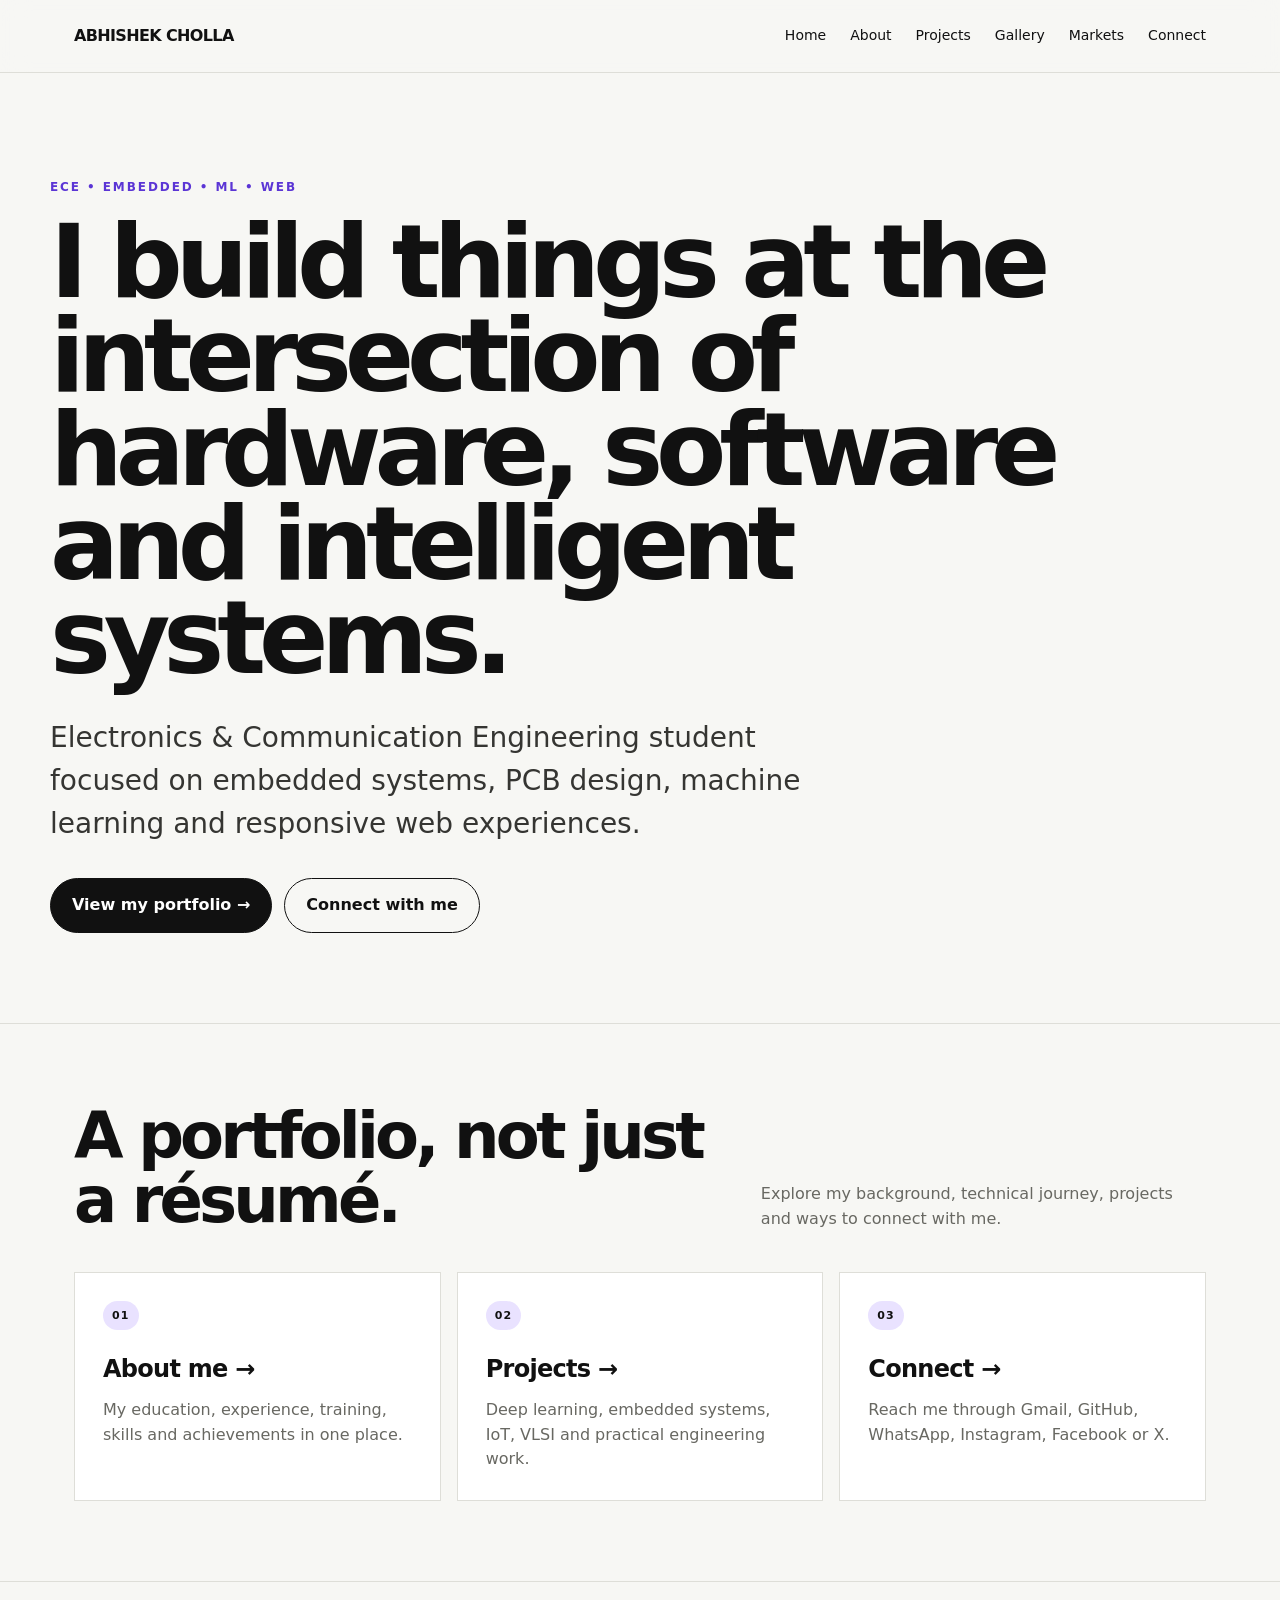
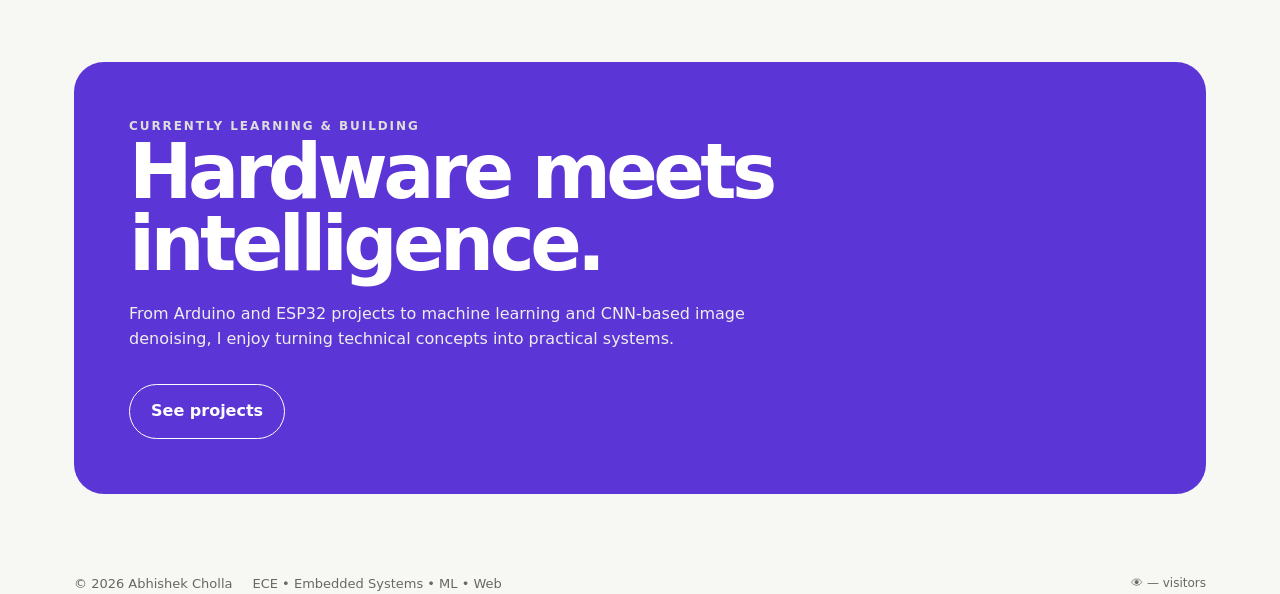
<file: index.html>
<!doctype html><html lang="en"><head><meta charset="utf-8"><meta name="viewport" content="width=device-width,initial-scale=1"><meta name="description" content="Abhishek Cholla — Electronics and Communication Engineering student."><title>Abhishek Cholla | Home</title><link rel="stylesheet" href="style.css"></head><body><nav><div class="wrap navin">
<a class="brand" href="index.html">ABHISHEK CHOLLA</a>
<div class="links"><a href="index.html">Home</a><a href="about.html">About</a><a href="projects.html">Projects</a><a href="gallery.html">Gallery</a><a href="markets.html">Markets</a><a href="connect.html">Connect</a></div><button class="menu" aria-label="Menu" onclick="document.querySelector('.links').classList.toggle('mobile')">☰</button>
</div></nav>
<header class="wrap hero"><div class="eyebrow">ECE • Embedded • ML • Web</div><h1>I build things at the intersection of hardware, software and intelligent systems.</h1><p class="lead">Electronics & Communication Engineering student focused on embedded systems, PCB design, machine learning and responsive web experiences.</p><div class="actions"><a class="btn primary" href="about.html">View my portfolio →</a><a class="btn" href="connect.html">Connect with me</a></div></header>
<section><div class="wrap"><div class="section-head"><h2>A portfolio, not just a résumé.</h2><p>Explore my background, technical journey, projects and ways to connect with me.</p></div><div class="grid">
<a class="card" href="about.html" style="text-decoration:none"><span class="tag">01</span><h3>About me →</h3><p>My education, experience, training, skills and achievements in one place.</p></a>
<a class="card" href="projects.html" style="text-decoration:none"><span class="tag">02</span><h3>Projects →</h3><p>Deep learning, embedded systems, IoT, VLSI and practical engineering work.</p></a>
<a class="card" href="connect.html" style="text-decoration:none"><span class="tag">03</span><h3>Connect →</h3><p>Reach me through Gmail, GitHub, WhatsApp, Instagram, Facebook or X.</p></a>
</div></div></section>
<section><div class="wrap"><div class="contactbox"><div class="eyebrow" style="color:#ddd">Currently learning & building</div><h2>Hardware meets intelligence.</h2><p>From Arduino and ESP32 projects to machine learning and CNN-based image denoising, I enjoy turning technical concepts into practical systems.</p><div class="actions"><a class="btn" href="projects.html">See projects</a></div></div></div></section>
<footer class="wrap"><span>© 2026 Abhishek Cholla</span><span>ECE • Embedded Systems • ML • Web</span><div class="visitor-counter">👁 <span id="visitorCount">—</span> visitors</div><script>(async()=>{try{const r=await fetch("https://api.counterapi.dev/v1/abhishek-cholla-portfolio/visits/up");const d=await r.json();document.getElementById("visitorCount").textContent=(d.count??d.value??"—").toLocaleString()}catch(e){}})()</script></footer></body></html>
</file>
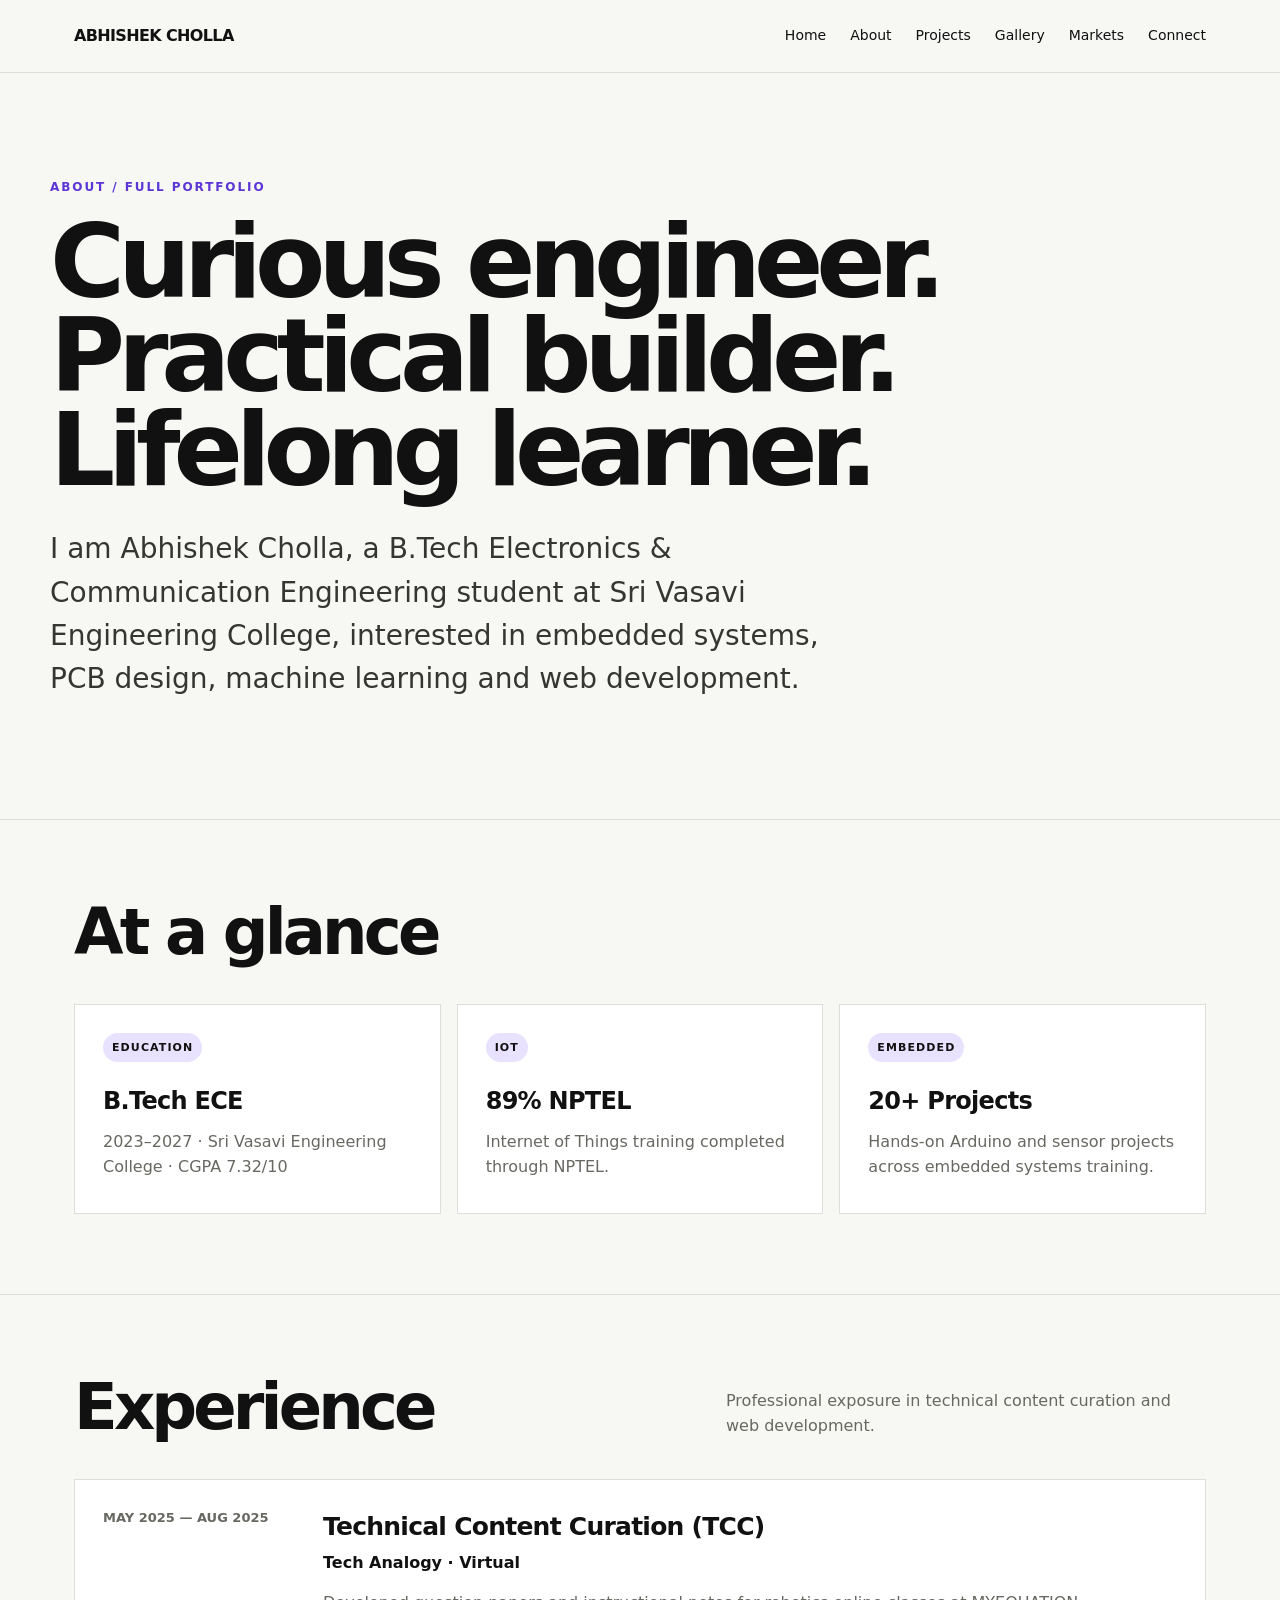
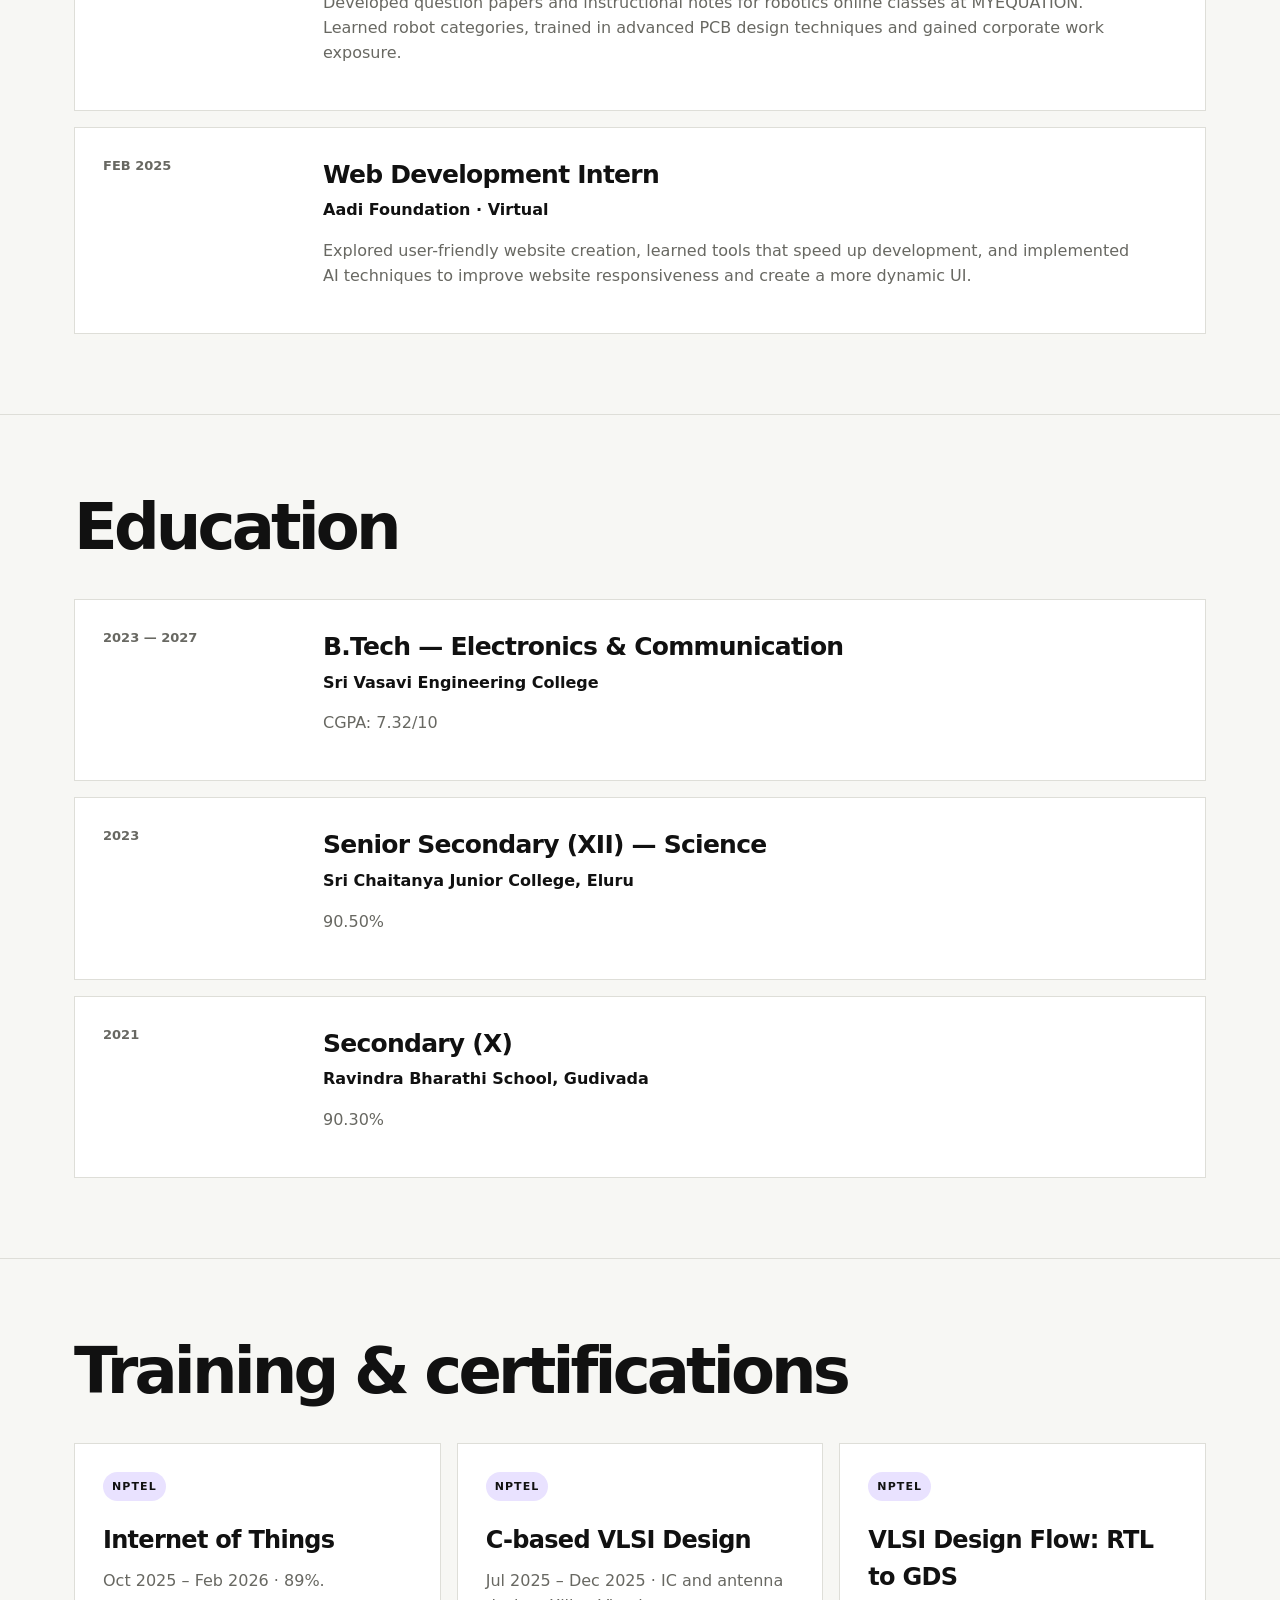
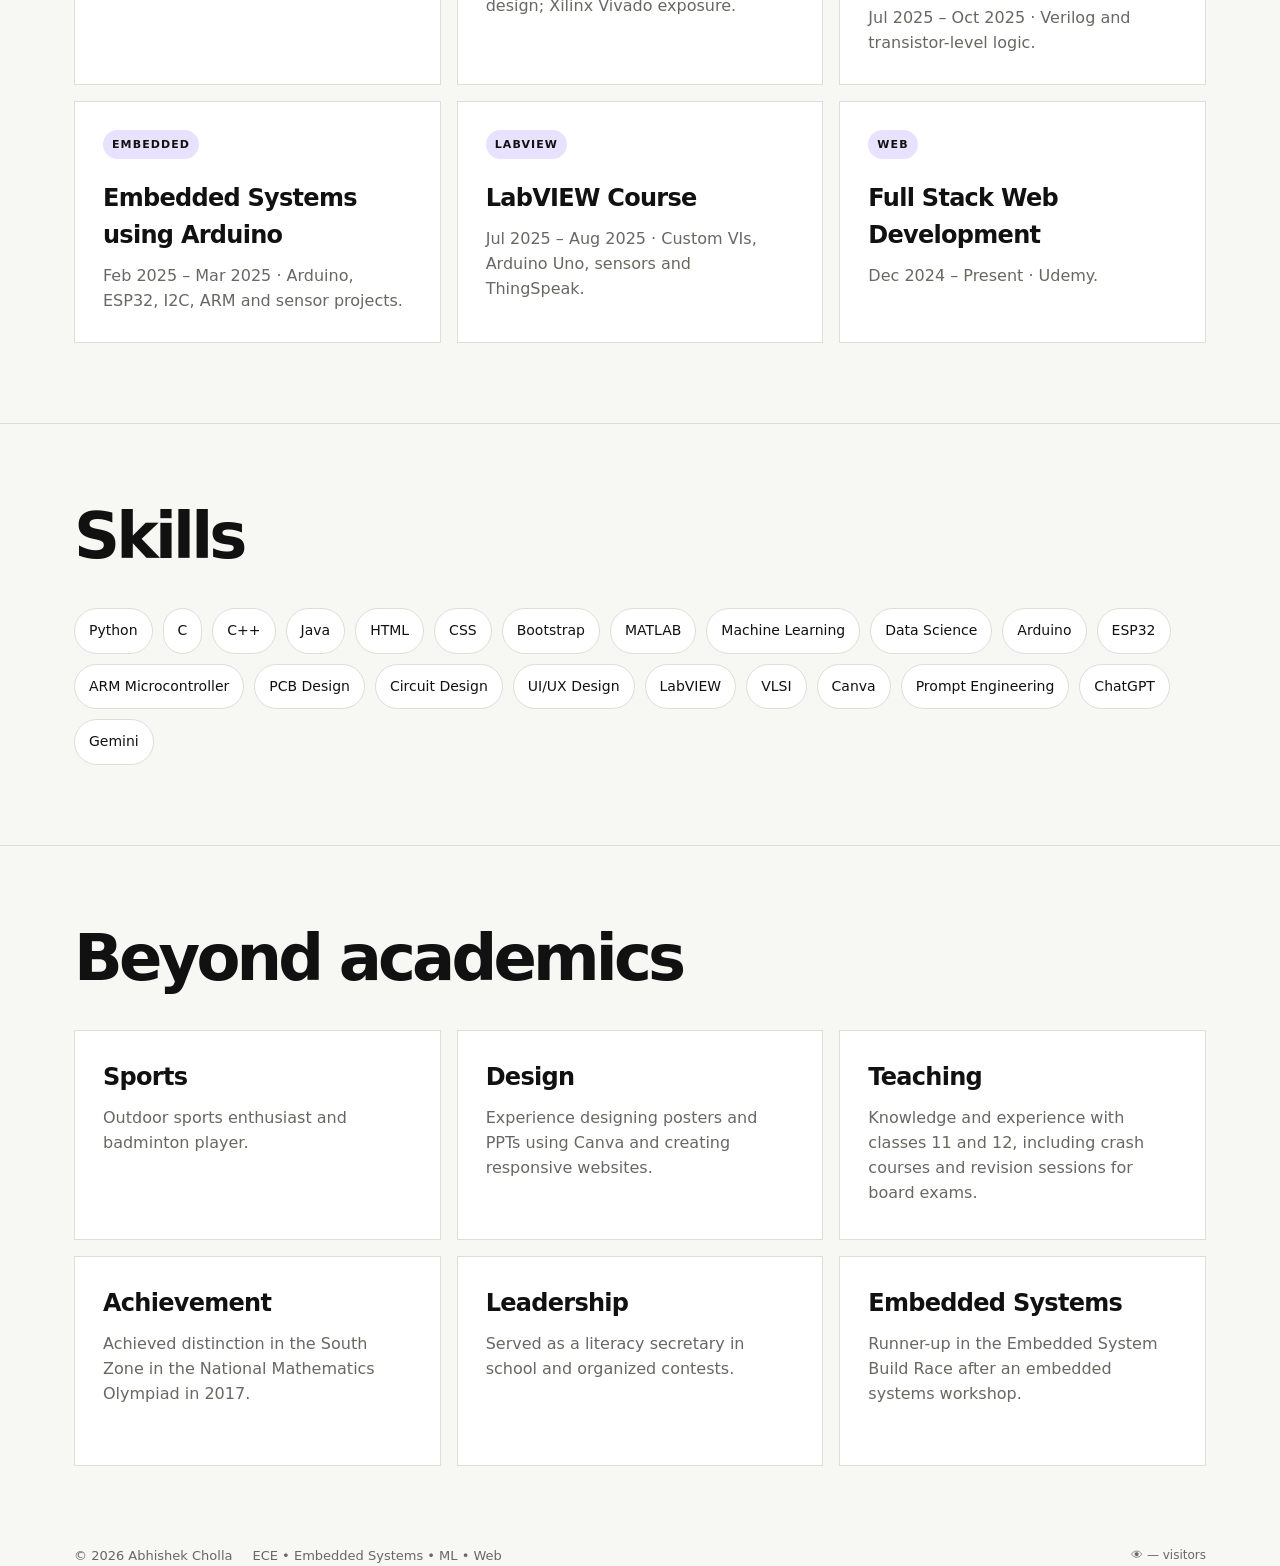
<file: about.html>
<!doctype html><html lang="en"><head><meta charset="utf-8"><meta name="viewport" content="width=device-width,initial-scale=1"><title>About | Abhishek Cholla</title><link rel="stylesheet" href="style.css"></head><body><nav><div class="wrap navin">
<a class="brand" href="index.html">ABHISHEK CHOLLA</a>
<div class="links"><a href="index.html">Home</a><a href="about.html">About</a><a href="projects.html">Projects</a><a href="gallery.html">Gallery</a><a href="markets.html">Markets</a><a href="connect.html">Connect</a></div><button class="menu" aria-label="Menu" onclick="document.querySelector('.links').classList.toggle('mobile')">☰</button>
</div></nav>
<header class="wrap hero"><div class="eyebrow">About / Full portfolio</div><h1>Curious engineer. Practical builder. Lifelong learner.</h1><p class="lead">I am Abhishek Cholla, a B.Tech Electronics & Communication Engineering student at Sri Vasavi Engineering College, interested in embedded systems, PCB design, machine learning and web development.</p></header>
<section><div class="wrap"><div class="section-head"><h2>At a glance</h2></div><div class="grid">
<div class="card"><span class="tag">Education</span><h3>B.Tech ECE</h3><p>2023–2027 · Sri Vasavi Engineering College · CGPA 7.32/10</p></div>
<div class="card"><span class="tag">IoT</span><h3>89% NPTEL</h3><p>Internet of Things training completed through NPTEL.</p></div>
<div class="card"><span class="tag">Embedded</span><h3>20+ Projects</h3><p>Hands-on Arduino and sensor projects across embedded systems training.</p></div></div></div></section>
<section><div class="wrap"><div class="section-head"><h2>Experience</h2><p>Professional exposure in technical content curation and web development.</p></div><div class="timeline">
<div class="item"><div class="date">MAY 2025 — AUG 2025</div><div><h3>Technical Content Curation (TCC)</h3><div class="org">Tech Analogy · Virtual</div><p>Developed question papers and instructional notes for robotics online classes at MYEQUATION. Learned robot categories, trained in advanced PCB design techniques and gained corporate work exposure.</p></div></div>
<div class="item"><div class="date">FEB 2025</div><div><h3>Web Development Intern</h3><div class="org">Aadi Foundation · Virtual</div><p>Explored user-friendly website creation, learned tools that speed up development, and implemented AI techniques to improve website responsiveness and create a more dynamic UI.</p></div></div>
</div></div></section>
<section><div class="wrap"><div class="section-head"><h2>Education</h2></div><div class="timeline">
<div class="item"><div class="date">2023 — 2027</div><div><h3>B.Tech — Electronics & Communication</h3><div class="org">Sri Vasavi Engineering College</div><p>CGPA: 7.32/10</p></div></div>
<div class="item"><div class="date">2023</div><div><h3>Senior Secondary (XII) — Science</h3><div class="org">Sri Chaitanya Junior College, Eluru</div><p>90.50%</p></div></div>
<div class="item"><div class="date">2021</div><div><h3>Secondary (X)</h3><div class="org">Ravindra Bharathi School, Gudivada</div><p>90.30%</p></div></div>
</div></div></section>
<section><div class="wrap"><div class="section-head"><h2>Training & certifications</h2></div><div class="grid">
<div class="card"><span class="tag">NPTEL</span><h3>Internet of Things</h3><p>Oct 2025 – Feb 2026 · 89%.</p></div><div class="card"><span class="tag">NPTEL</span><h3>C-based VLSI Design</h3><p>Jul 2025 – Dec 2025 · IC and antenna design; Xilinx Vivado exposure.</p></div><div class="card"><span class="tag">NPTEL</span><h3>VLSI Design Flow: RTL to GDS</h3><p>Jul 2025 – Oct 2025 · Verilog and transistor-level logic.</p></div><div class="card"><span class="tag">Embedded</span><h3>Embedded Systems using Arduino</h3><p>Feb 2025 – Mar 2025 · Arduino, ESP32, I2C, ARM and sensor projects.</p></div><div class="card"><span class="tag">LabVIEW</span><h3>LabVIEW Course</h3><p>Jul 2025 – Aug 2025 · Custom VIs, Arduino Uno, sensors and ThingSpeak.</p></div><div class="card"><span class="tag">Web</span><h3>Full Stack Web Development</h3><p>Dec 2024 – Present · Udemy.</p></div></div></div></section>
<section><div class="wrap"><div class="section-head"><h2>Skills</h2></div><div class="skills"><span class="skill">Python</span><span class="skill">C</span><span class="skill">C++</span><span class="skill">Java</span><span class="skill">HTML</span><span class="skill">CSS</span><span class="skill">Bootstrap</span><span class="skill">MATLAB</span><span class="skill">Machine Learning</span><span class="skill">Data Science</span><span class="skill">Arduino</span><span class="skill">ESP32</span><span class="skill">ARM Microcontroller</span><span class="skill">PCB Design</span><span class="skill">Circuit Design</span><span class="skill">UI/UX Design</span><span class="skill">LabVIEW</span><span class="skill">VLSI</span><span class="skill">Canva</span><span class="skill">Prompt Engineering</span><span class="skill">ChatGPT</span><span class="skill">Gemini</span></div></div></section>
<section><div class="wrap"><div class="section-head"><h2>Beyond academics</h2></div><div class="grid"><div class="card"><h3>Sports</h3><p>Outdoor sports enthusiast and badminton player.</p></div><div class="card"><h3>Design</h3><p>Experience designing posters and PPTs using Canva and creating responsive websites.</p></div><div class="card"><h3>Teaching</h3><p>Knowledge and experience with classes 11 and 12, including crash courses and revision sessions for board exams.</p></div><div class="card"><h3>Achievement</h3><p>Achieved distinction in the South Zone in the National Mathematics Olympiad in 2017.</p></div><div class="card"><h3>Leadership</h3><p>Served as a literacy secretary in school and organized contests.</p></div><div class="card"><h3>Embedded Systems</h3><p>Runner-up in the Embedded System Build Race after an embedded systems workshop.</p></div></div></div></section>
<footer class="wrap"><span>© 2026 Abhishek Cholla</span><span>ECE • Embedded Systems • ML • Web</span><div class="visitor-counter" title="Portfolio visitor count">👁 <span id="visitorCount">—</span> visitors</div>
<script>
(async function(){
  const el=document.getElementById("visitorCount"); if(!el) return;
  try{
    const r=await fetch("https://api.counterapi.dev/v1/abhishek-cholla-portfolio/visits/up");
    const d=await r.json(); el.textContent=(d.count??d.value??"—").toLocaleString();
  }catch(e){el.textContent="—";}
})();
</script></footer></body></html>
</file>
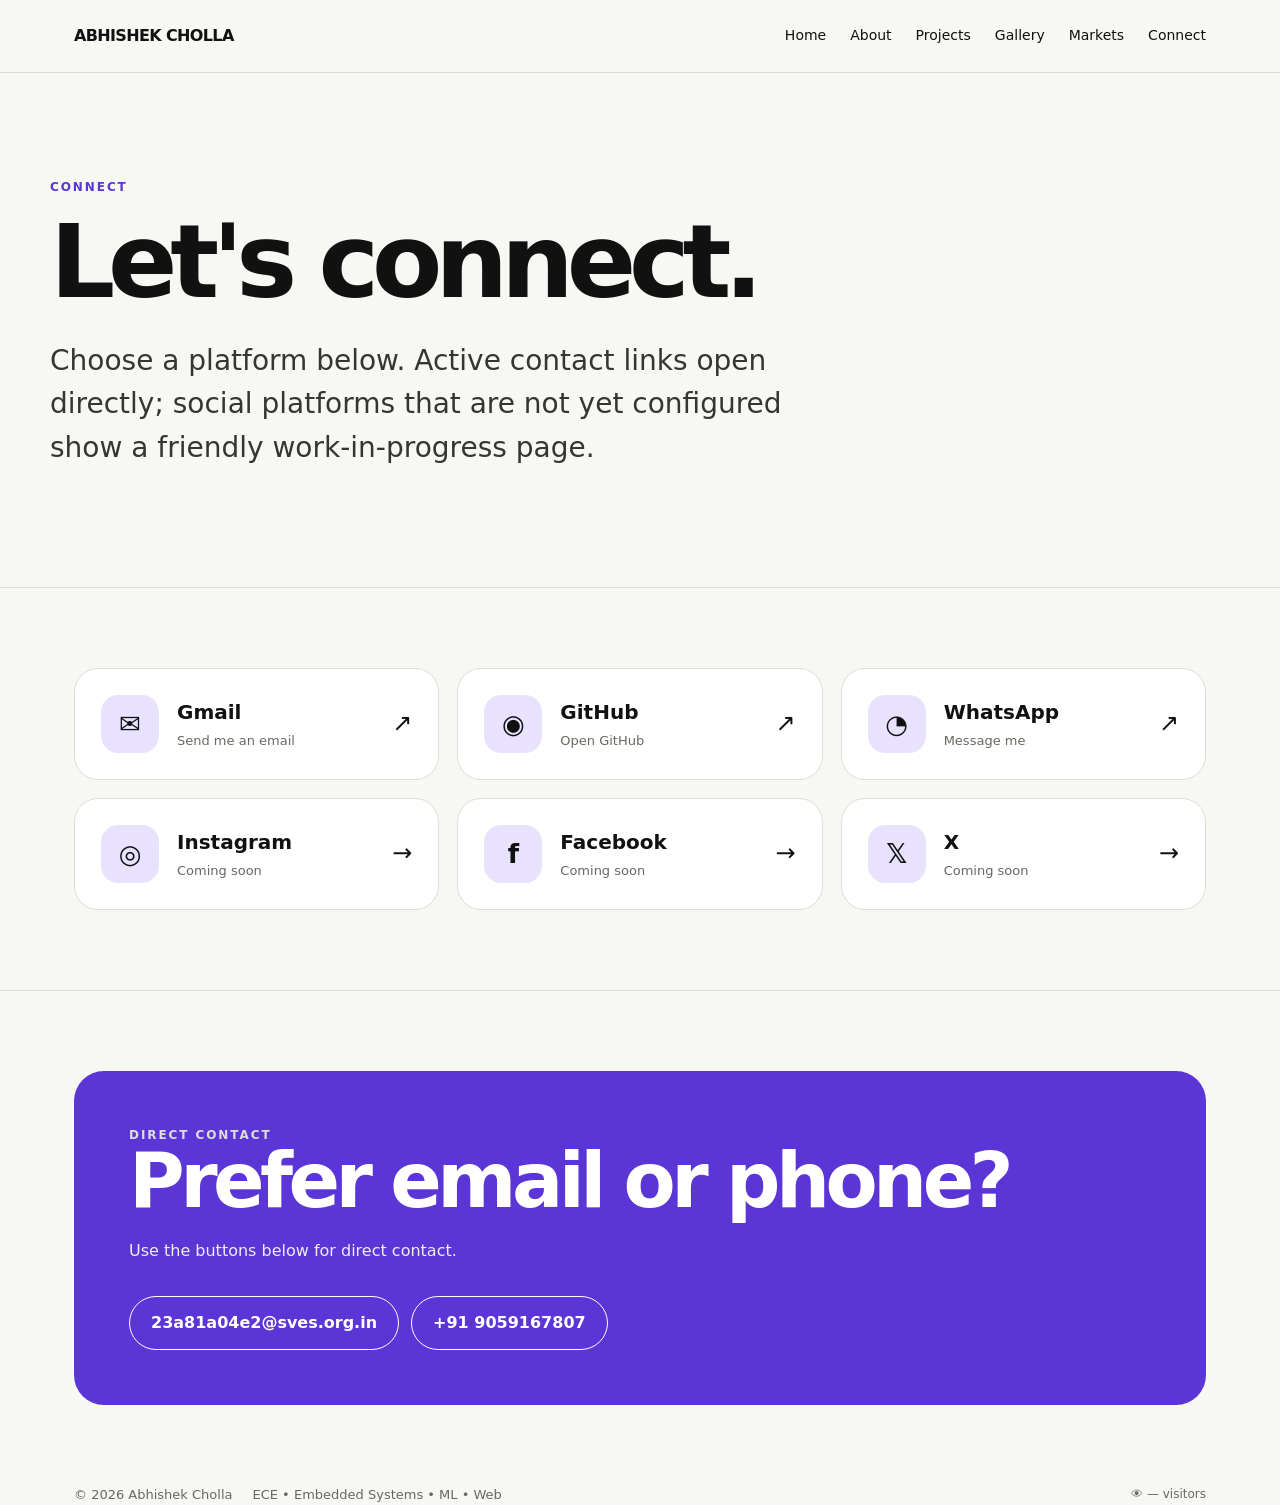
<file: connect.html>
<!doctype html><html lang="en"><head><meta charset="utf-8"><meta name="viewport" content="width=device-width,initial-scale=1"><title>Connect | Abhishek Cholla</title><link rel="stylesheet" href="style.css"></head><body><nav><div class="wrap navin">
<a class="brand" href="index.html">ABHISHEK CHOLLA</a>
<div class="links"><a href="index.html">Home</a><a href="about.html">About</a><a href="projects.html">Projects</a><a href="gallery.html">Gallery</a><a href="markets.html">Markets</a><a href="connect.html">Connect</a></div><button class="menu" aria-label="Menu" onclick="document.querySelector('.links').classList.toggle('mobile')">☰</button>
</div></nav>
<header class="wrap hero"><div class="eyebrow">Connect</div><h1>Let's connect.</h1><p class="lead">Choose a platform below. Active contact links open directly; social platforms that are not yet configured show a friendly work-in-progress page.</p></header>
<section><div class="wrap"><div class="socials">
<a class="social" href="mailto:23a81a04e2@sves.org.in"><div class="icon">✉</div><div><h3>Gmail</h3><p>Send me an email</p></div><span class="arrow">↗</span></a>
<a class="social" href="https://github.com/" target="_blank" rel="noopener"><div class="icon">◉</div><div><h3>GitHub</h3><p>Open GitHub</p></div><span class="arrow">↗</span></a>
<a class="social" href="https://wa.me/919059167807" target="_blank" rel="noopener"><div class="icon">◔</div><div><h3>WhatsApp</h3><p>Message me</p></div><span class="arrow">↗</span></a>
<a class="social" href="wip.html?platform=Instagram"><div class="icon">◎</div><div><h3>Instagram</h3><p>Coming soon</p></div><span class="arrow">→</span></a>
<a class="social" href="wip.html?platform=Facebook"><div class="icon">f</div><div><h3>Facebook</h3><p>Coming soon</p></div><span class="arrow">→</span></a>
<a class="social" href="wip.html?platform=X"><div class="icon">𝕏</div><div><h3>X</h3><p>Coming soon</p></div><span class="arrow">→</span></a>
</div></div></section>
<section><div class="wrap"><div class="contactbox"><div class="eyebrow" style="color:#ddd">Direct contact</div><h2>Prefer email or phone?</h2><p>Use the buttons below for direct contact.</p><div class="actions"><a class="btn" href="mailto:23a81a04e2@sves.org.in">23a81a04e2@sves.org.in</a><a class="btn" href="tel:+919059167807">+91 9059167807</a></div></div></div></section><footer class="wrap"><span>© 2026 Abhishek Cholla</span><span>ECE • Embedded Systems • ML • Web</span><div class="visitor-counter" title="Portfolio visitor count">👁 <span id="visitorCount">—</span> visitors</div>
<script>
(async function(){
  const el=document.getElementById("visitorCount"); if(!el) return;
  try{
    const r=await fetch("https://api.counterapi.dev/v1/abhishek-cholla-portfolio/visits/up");
    const d=await r.json(); el.textContent=(d.count??d.value??"—").toLocaleString();
  }catch(e){el.textContent="—";}
})();
</script></footer></body></html>
</file>
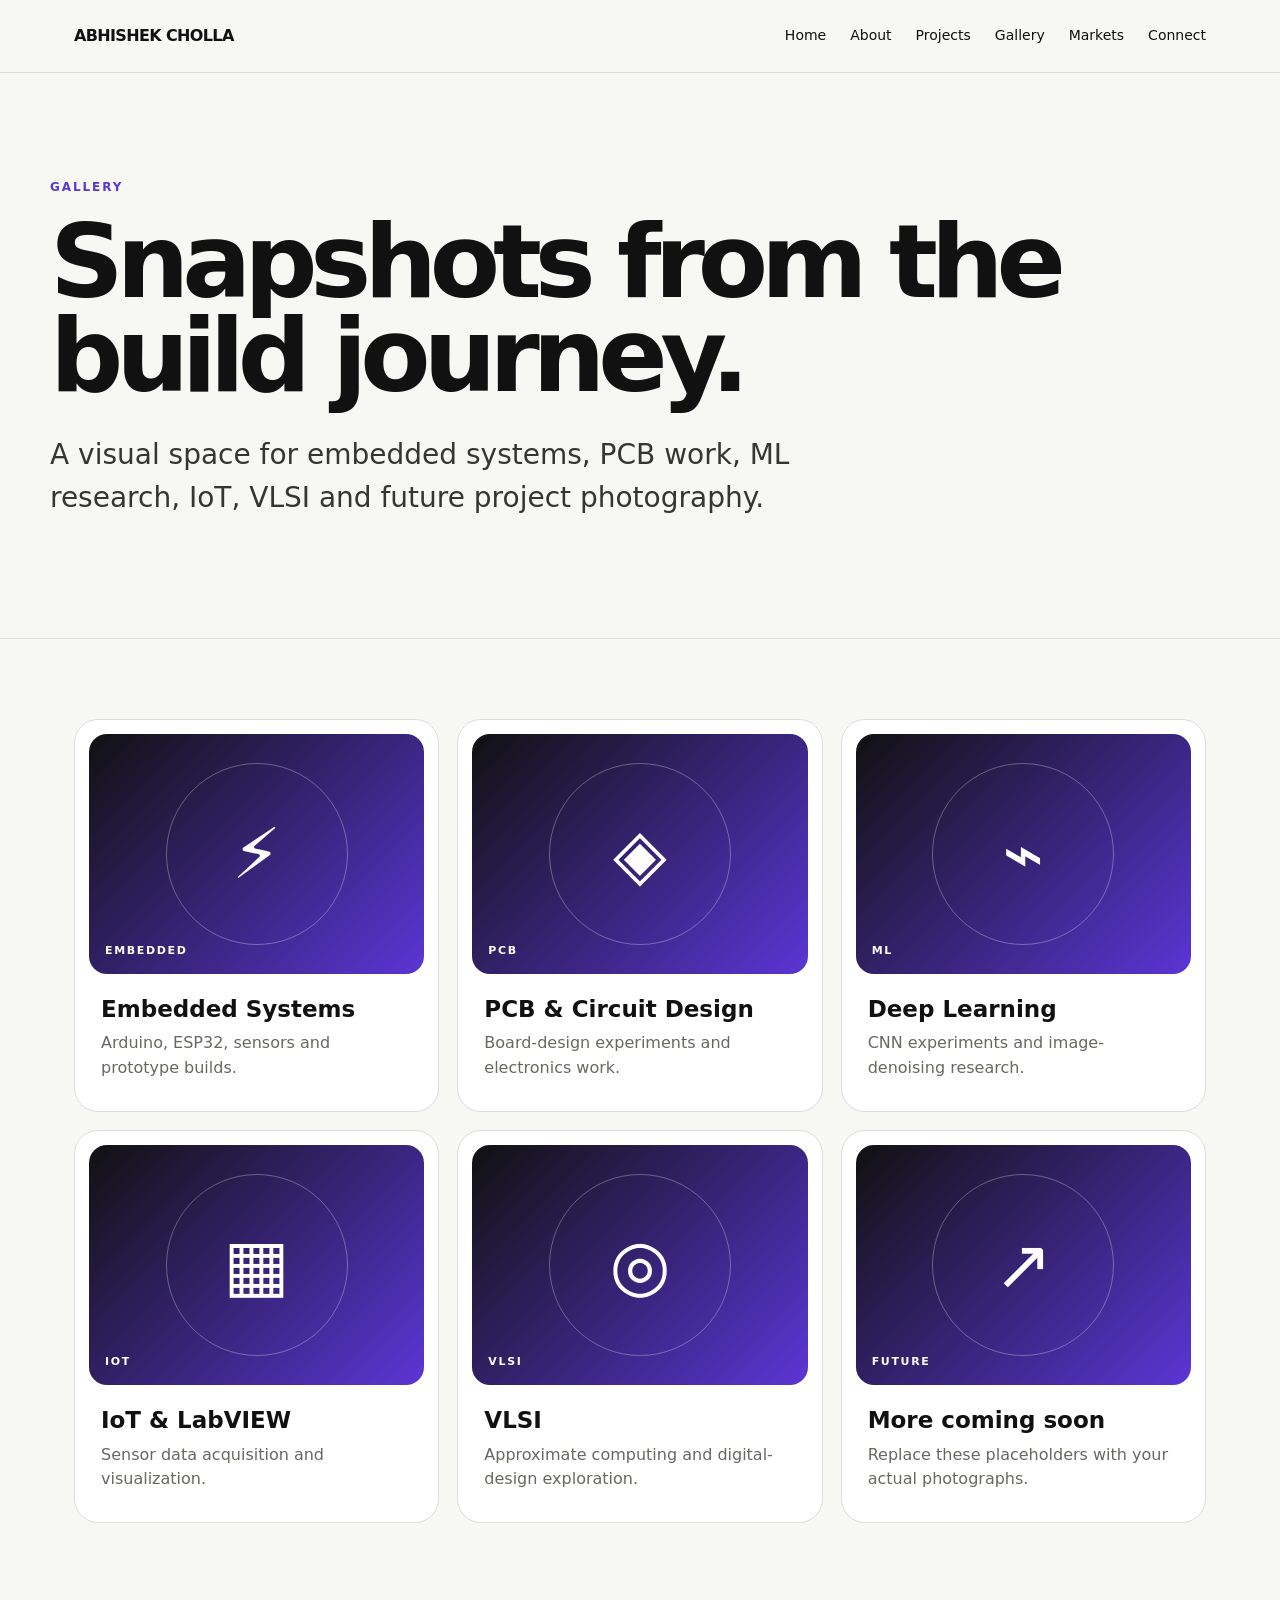
<file: gallery.html>
<!doctype html><html><head><meta charset="utf-8"><meta name="viewport" content="width=device-width,initial-scale=1"><title>Gallery | Abhishek Cholla</title><link rel="stylesheet" href="style.css"></head><body>
<nav><div class="wrap navin"><a class="brand" href="index.html">ABHISHEK CHOLLA</a><div class="links"><a href="index.html">Home</a><a href="about.html">About</a><a href="projects.html">Projects</a><a href="gallery.html">Gallery</a><a href="markets.html">Markets</a><a href="connect.html">Connect</a></div><button class="menu" onclick="document.querySelector('.links').classList.toggle('mobile')">☰</button></div></nav>
<header class="wrap hero"><div class="eyebrow">Gallery</div><h1>Snapshots from the build journey.</h1><p class="lead">A visual space for embedded systems, PCB work, ML research, IoT, VLSI and future project photography.</p></header>
<section><div class="wrap"><div class="gallery-grid">
<div class="gallery-card"><div class="gallery-art">⚡<span>Embedded</span></div><h3>Embedded Systems</h3><p>Arduino, ESP32, sensors and prototype builds.</p></div>
<div class="gallery-card"><div class="gallery-art">◈<span>PCB</span></div><h3>PCB & Circuit Design</h3><p>Board-design experiments and electronics work.</p></div>
<div class="gallery-card"><div class="gallery-art">⌁<span>ML</span></div><h3>Deep Learning</h3><p>CNN experiments and image-denoising research.</p></div>
<div class="gallery-card"><div class="gallery-art">▦<span>IoT</span></div><h3>IoT & LabVIEW</h3><p>Sensor data acquisition and visualization.</p></div>
<div class="gallery-card"><div class="gallery-art">◎<span>VLSI</span></div><h3>VLSI</h3><p>Approximate computing and digital-design exploration.</p></div>
<div class="gallery-card"><div class="gallery-art">↗<span>Future</span></div><h3>More coming soon</h3><p>Replace these placeholders with your actual photographs.</p></div>
</div></div></section><footer class="wrap"><span>© 2026 Abhishek Cholla</span><span>Gallery</span></footer></body></html>
</file>
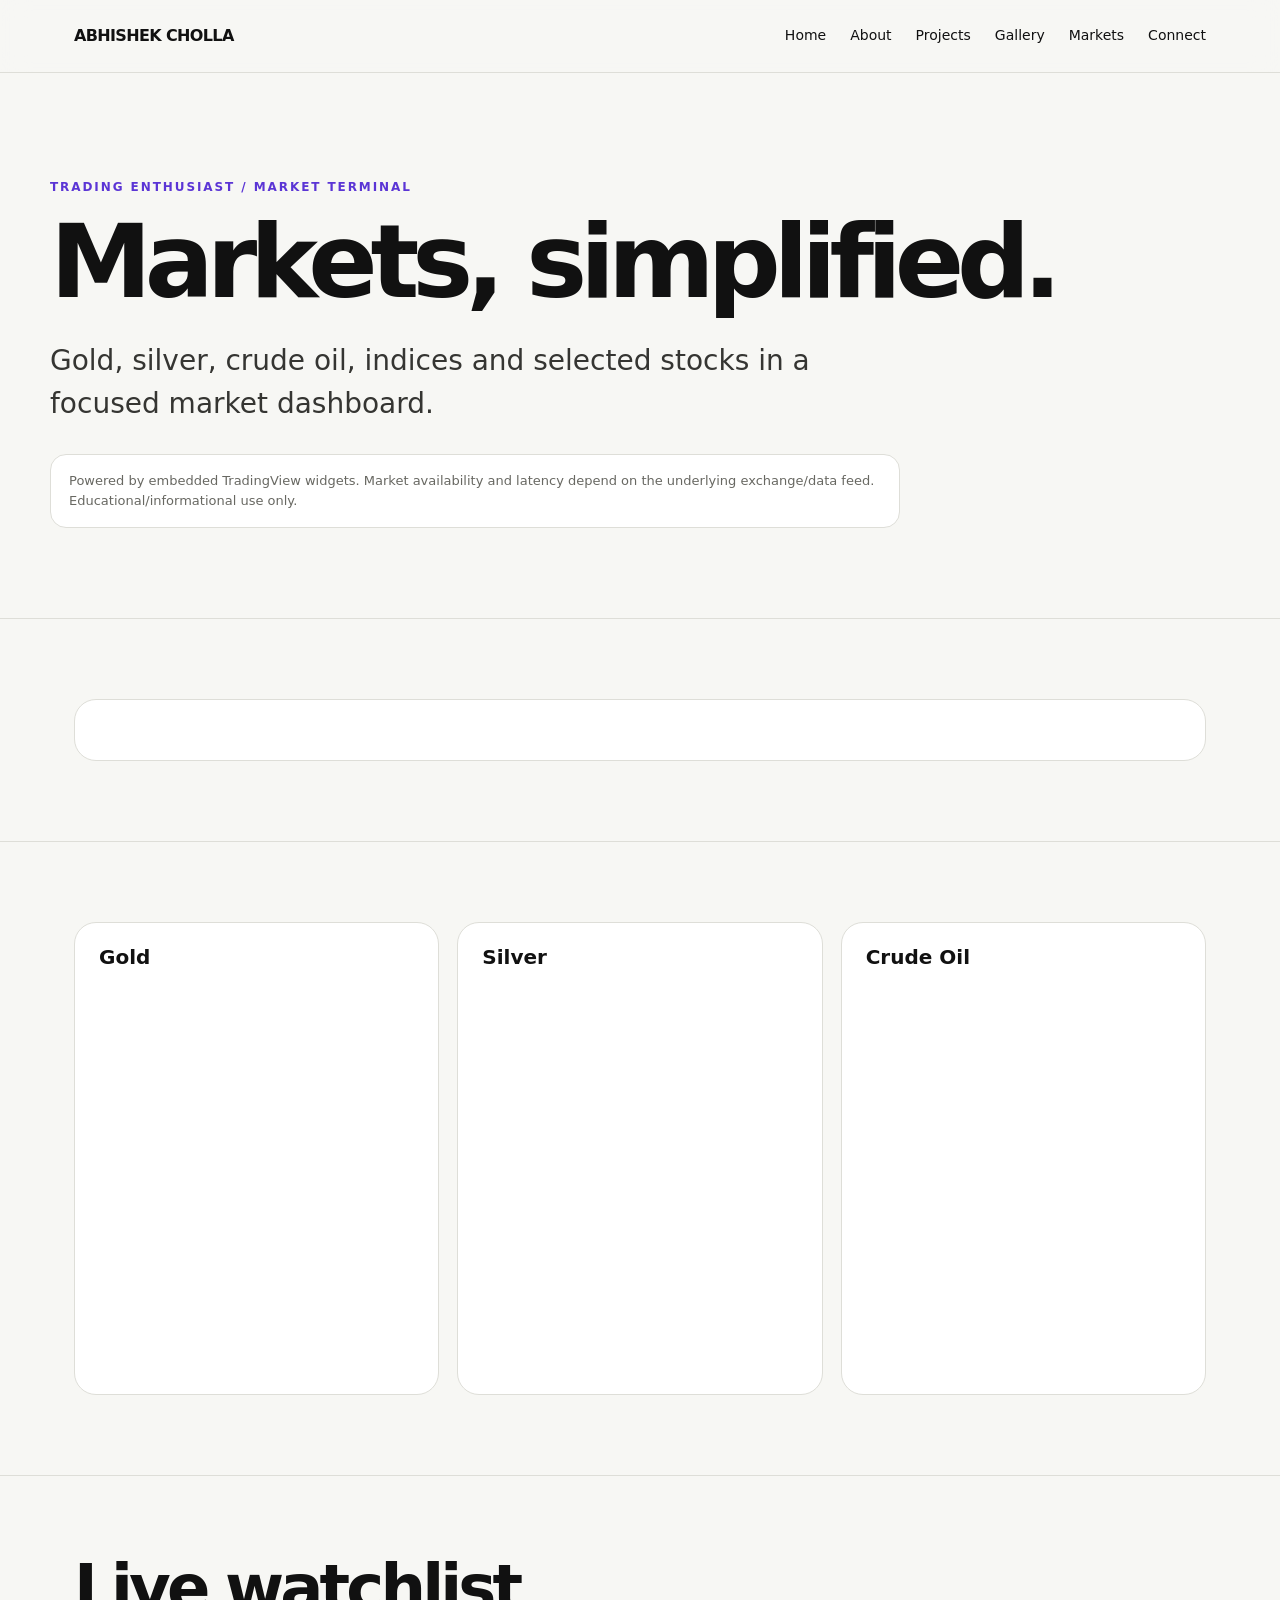
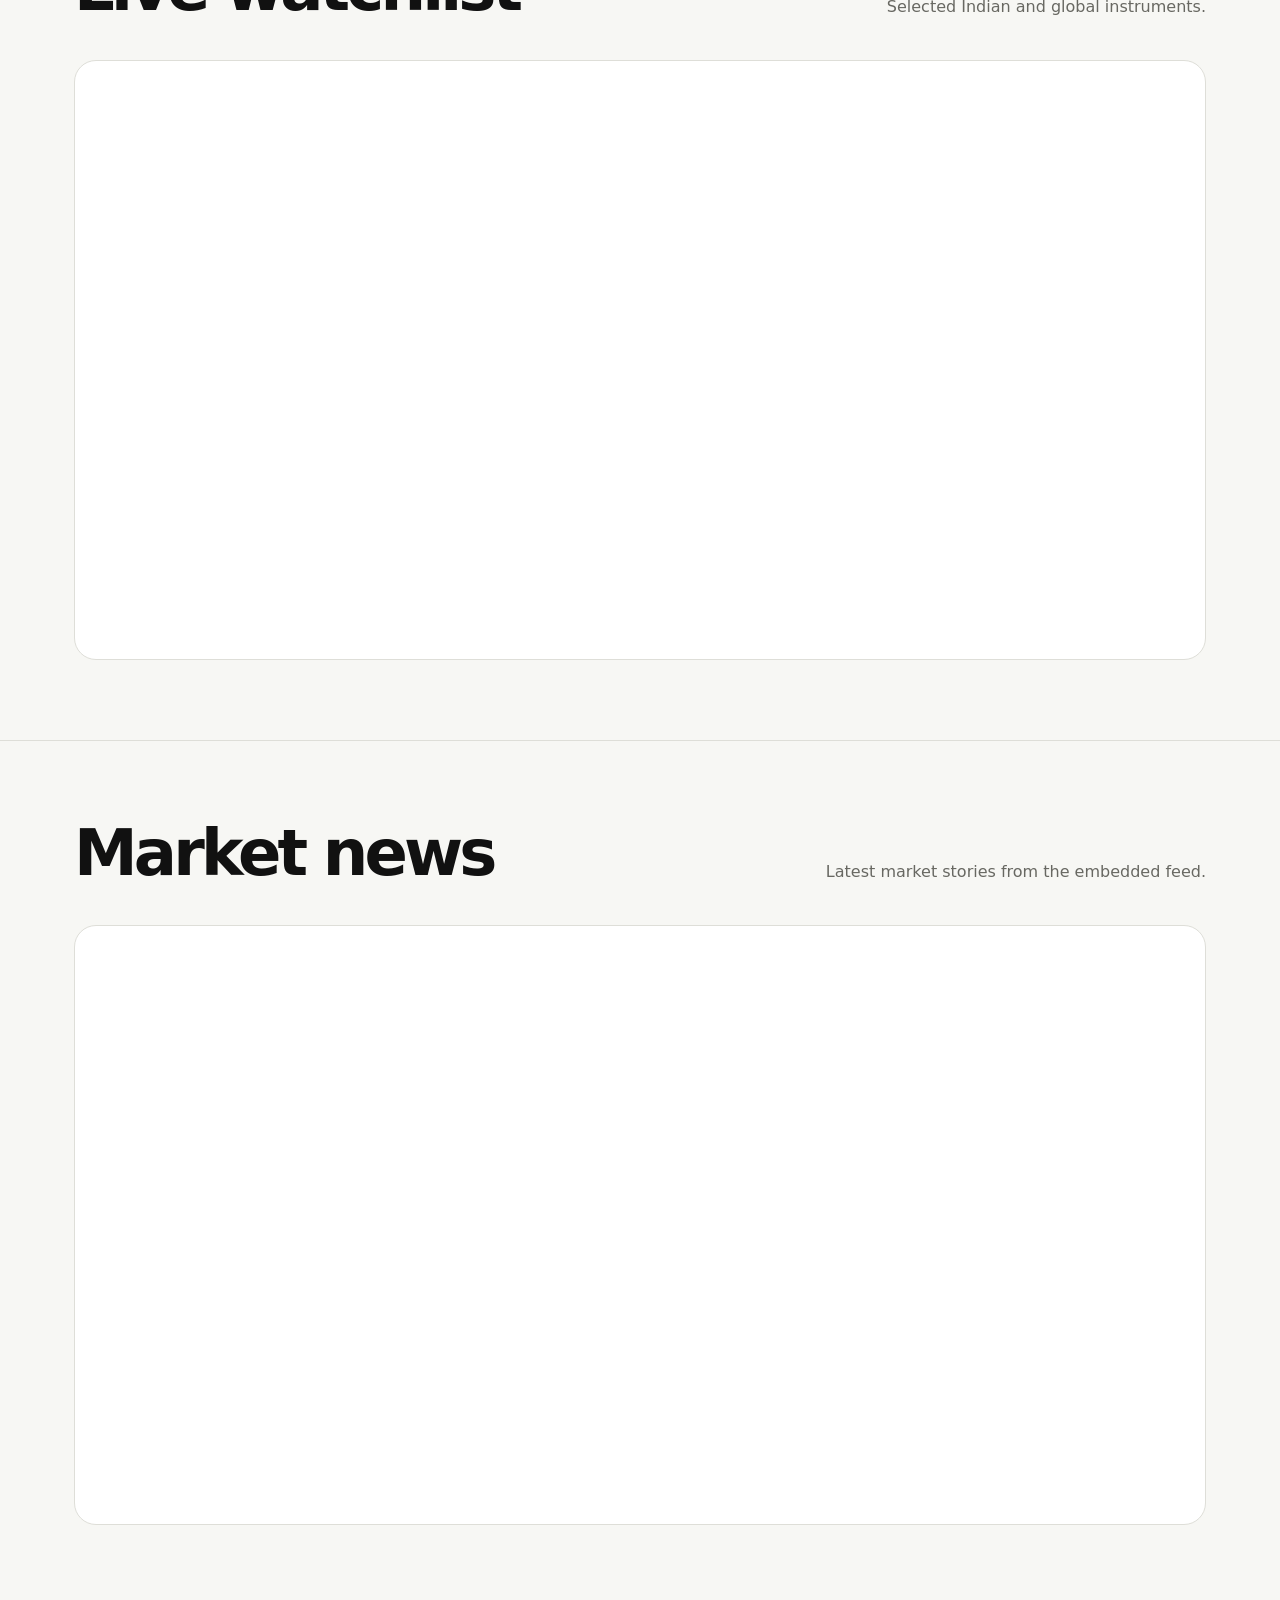
<file: markets.html>
<!doctype html><html><head><meta charset="utf-8"><meta name="viewport" content="width=device-width,initial-scale=1"><title>Markets | Abhishek Cholla</title><link rel="stylesheet" href="style.css"></head><body>
<nav><div class="wrap navin"><a class="brand" href="index.html">ABHISHEK CHOLLA</a><div class="links"><a href="index.html">Home</a><a href="about.html">About</a><a href="projects.html">Projects</a><a href="gallery.html">Gallery</a><a href="markets.html">Markets</a><a href="connect.html">Connect</a></div><button class="menu" onclick="document.querySelector('.links').classList.toggle('mobile')">☰</button></div></nav>
<header class="wrap hero"><div class="eyebrow">Trading enthusiast / Market terminal</div><h1>Markets, simplified.</h1><p class="lead">Gold, silver, crude oil, indices and selected stocks in a focused market dashboard.</p><div class="market-note">Powered by embedded TradingView widgets. Market availability and latency depend on the underlying exchange/data feed. Educational/informational use only.</div></header>
<section><div class="wrap"><div class="tv-ticker"><div class="tradingview-widget-container"><div class="tradingview-widget-container__widget"></div><script src="https://s3.tradingview.com/external-embedding/embed-widget-ticker-tape.js" async>{"symbols":[{"proName":"TVC:GOLD","title":"Gold"},{"proName":"TVC:SILVER","title":"Silver"},{"proName":"TVC:USOIL","title":"Crude Oil"},{"proName":"NSE:NIFTY","title":"NIFTY 50"},{"proName":"BSE:SENSEX","title":"SENSEX"},{"proName":"NASDAQ:NVDA","title":"NVIDIA"},{"proName":"NASDAQ:AAPL","title":"Apple"}],"showSymbolLogo":true,"colorTheme":"light","isTransparent":true,"displayMode":"adaptive","locale":"en"}</script></div></div></div></section>
<section><div class="wrap"><div class="market-grid">
<div class="market-panel"><h2>Gold</h2><div class="tradingview-widget-container chart"><div class="tradingview-widget-container__widget"></div><script src="https://s3.tradingview.com/external-embedding/embed-widget-advanced-chart.js" async>{"autosize":true,"symbol":"TVC:GOLD","interval":"60","timezone":"Asia/Kolkata","theme":"light","style":"1","locale":"en","allow_symbol_change":false,"support_host":"https://www.tradingview.com"}</script></div></div>
<div class="market-panel"><h2>Silver</h2><div class="tradingview-widget-container chart"><div class="tradingview-widget-container__widget"></div><script src="https://s3.tradingview.com/external-embedding/embed-widget-advanced-chart.js" async>{"autosize":true,"symbol":"TVC:SILVER","interval":"60","timezone":"Asia/Kolkata","theme":"light","style":"1","locale":"en","allow_symbol_change":false,"support_host":"https://www.tradingview.com"}</script></div></div>
<div class="market-panel"><h2>Crude Oil</h2><div class="tradingview-widget-container chart"><div class="tradingview-widget-container__widget"></div><script src="https://s3.tradingview.com/external-embedding/embed-widget-advanced-chart.js" async>{"autosize":true,"symbol":"TVC:USOIL","interval":"60","timezone":"Asia/Kolkata","theme":"light","style":"1","locale":"en","allow_symbol_change":false,"support_host":"https://www.tradingview.com"}</script></div></div>
</div></div></section>
<section><div class="wrap"><div class="section-head"><h2>Live watchlist</h2><p>Selected Indian and global instruments.</p></div><div class="tv-box"><div class="tradingview-widget-container"><div class="tradingview-widget-container__widget"></div><script src="https://s3.tradingview.com/external-embedding/embed-widget-market-quotes.js" async>{"symbolsGroups":[{"name":"Commodities","symbols":[{"name":"TVC:GOLD","displayName":"Gold"},{"name":"TVC:SILVER","displayName":"Silver"},{"name":"TVC:USOIL","displayName":"Crude Oil"}]},{"name":"India","symbols":[{"name":"NSE:NIFTY","displayName":"NIFTY 50"},{"name":"BSE:SENSEX","displayName":"SENSEX"},{"name":"NSE:RELIANCE","displayName":"Reliance"},{"name":"NSE:TCS","displayName":"TCS"},{"name":"NSE:HDFCBANK","displayName":"HDFC Bank"},{"name":"NSE:INFY","displayName":"Infosys"}]},{"name":"Global","symbols":[{"name":"NASDAQ:AAPL","displayName":"Apple"},{"name":"NASDAQ:NVDA","displayName":"NVIDIA"},{"name":"NASDAQ:MSFT","displayName":"Microsoft"},{"name":"NASDAQ:AMZN","displayName":"Amazon"}]}],"width":"100%","height":600,"showSymbolLogo":true,"isTransparent":true,"colorTheme":"light","locale":"en"}</script></div></div></div></section>
<section><div class="wrap"><div class="section-head"><h2>Market news</h2><p>Latest market stories from the embedded feed.</p></div><div class="tv-box"><div class="tradingview-widget-container"><div class="tradingview-widget-container__widget"></div><script src="https://s3.tradingview.com/external-embedding/embed-widget-timeline.js" async>{"feedMode":"market","colorTheme":"light","isTransparent":true,"displayMode":"regular","width":"100%","height":500,"locale":"en"}</script></div></div></div></section>
<footer class="wrap"><span>© 2026 Abhishek Cholla</span><span>Trading enthusiast · Educational use</span></footer></body></html>
</file>
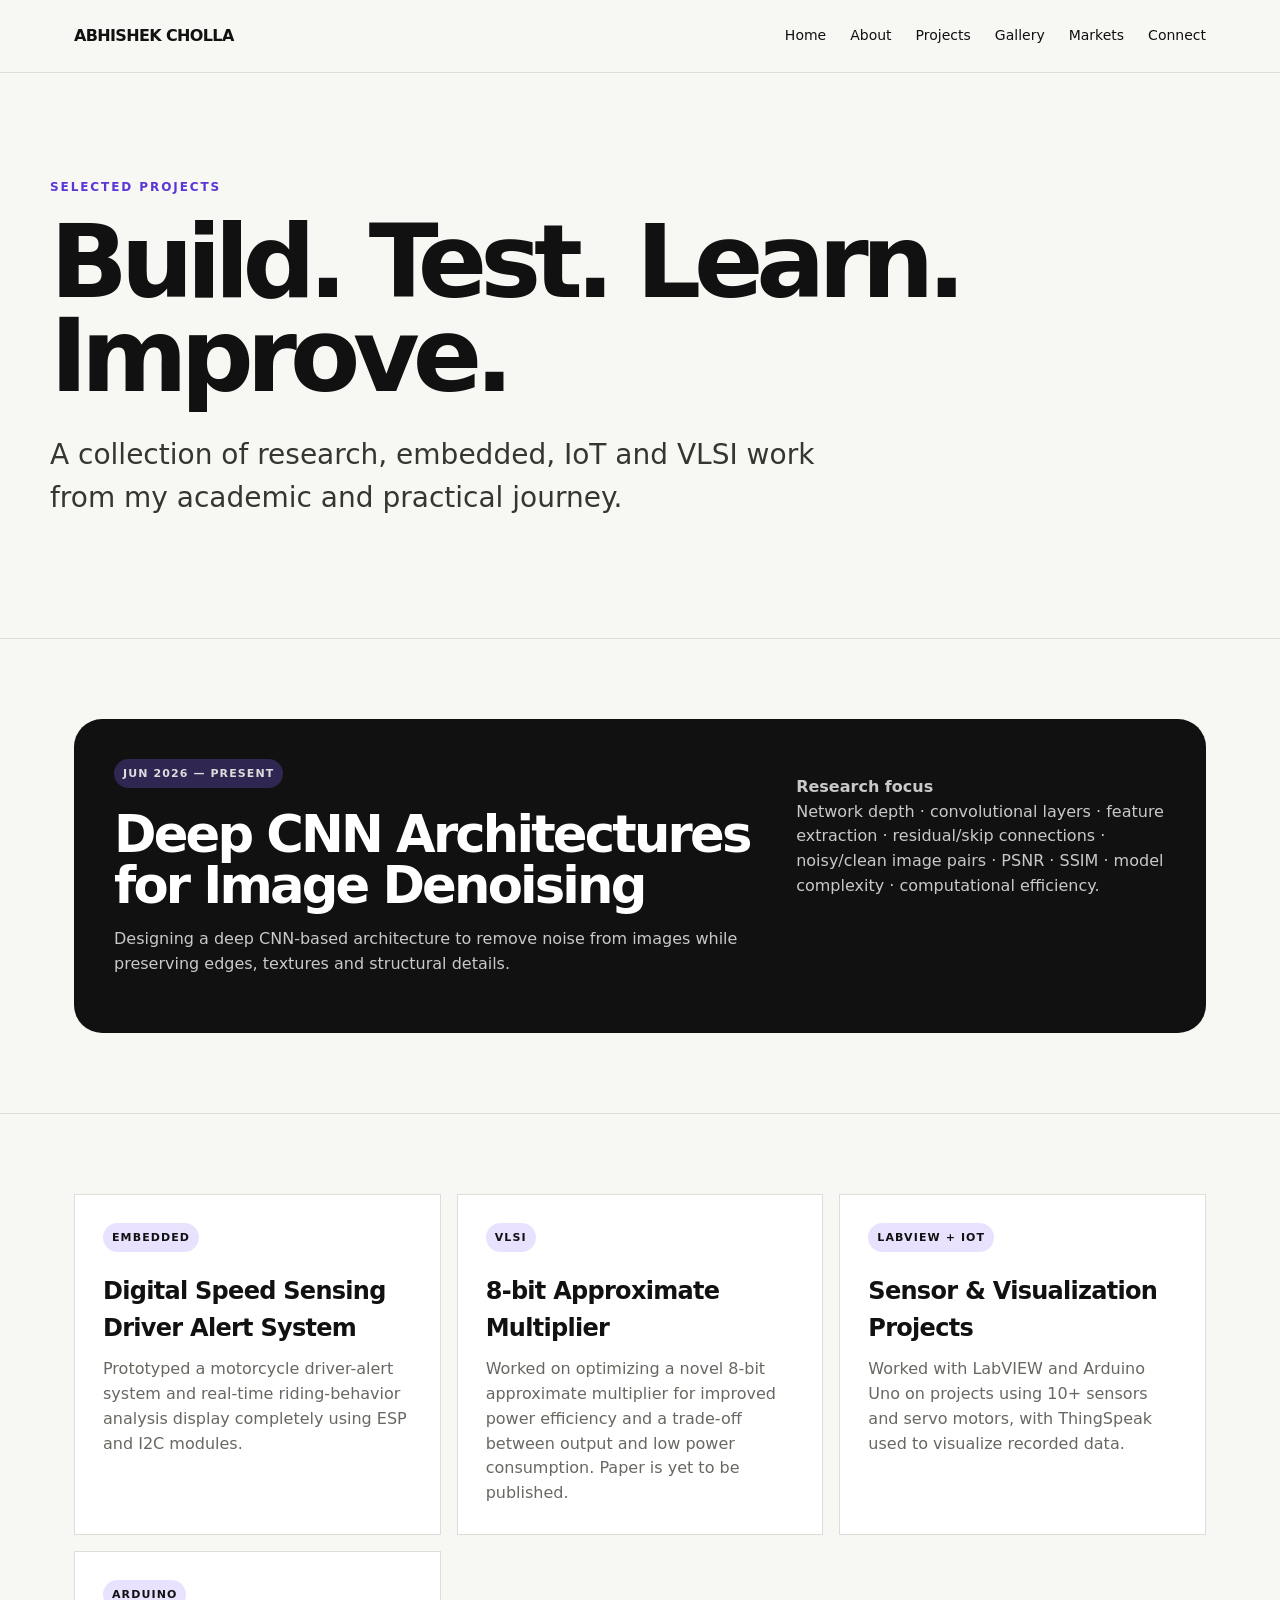
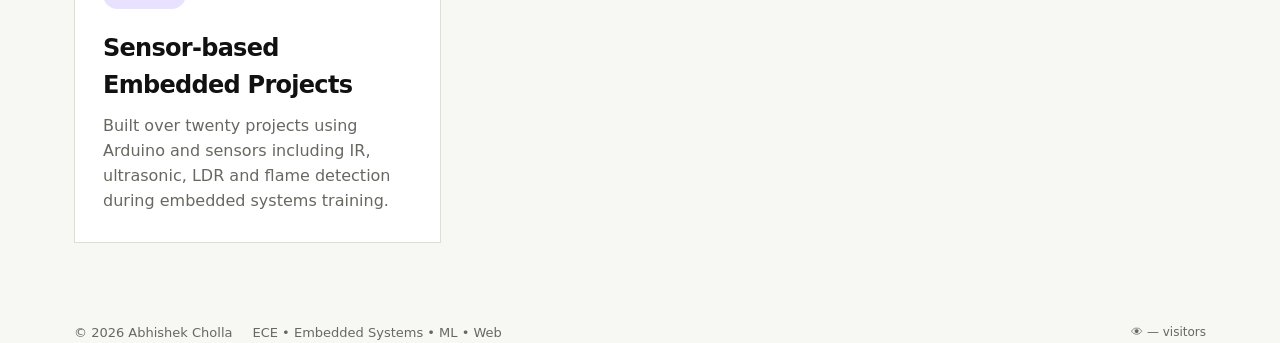
<file: projects.html>
<!doctype html><html lang="en"><head><meta charset="utf-8"><meta name="viewport" content="width=device-width,initial-scale=1"><title>Projects | Abhishek Cholla</title><link rel="stylesheet" href="style.css"></head><body><nav><div class="wrap navin">
<a class="brand" href="index.html">ABHISHEK CHOLLA</a>
<div class="links"><a href="index.html">Home</a><a href="about.html">About</a><a href="projects.html">Projects</a><a href="gallery.html">Gallery</a><a href="markets.html">Markets</a><a href="connect.html">Connect</a></div><button class="menu" aria-label="Menu" onclick="document.querySelector('.links').classList.toggle('mobile')">☰</button>
</div></nav>
<header class="wrap hero"><div class="eyebrow">Selected projects</div><h1>Build. Test. Learn. Improve.</h1><p class="lead">A collection of research, embedded, IoT and VLSI work from my academic and practical journey.</p></header>
<section><div class="wrap"><div class="project"><div><span class="tag">JUN 2026 — PRESENT</span><h3>Deep CNN Architectures for Image Denoising</h3><p>Designing a deep CNN-based architecture to remove noise from images while preserving edges, textures and structural details.</p></div><div><p><strong>Research focus</strong><br>Network depth · convolutional layers · feature extraction · residual/skip connections · noisy/clean image pairs · PSNR · SSIM · model complexity · computational efficiency.</p></div></div></div></section>
<section><div class="wrap"><div class="grid">
<div class="card"><span class="tag">Embedded</span><h3>Digital Speed Sensing Driver Alert System</h3><p>Prototyped a motorcycle driver-alert system and real-time riding-behavior analysis display completely using ESP and I2C modules.</p></div>
<div class="card"><span class="tag">VLSI</span><h3>8-bit Approximate Multiplier</h3><p>Worked on optimizing a novel 8-bit approximate multiplier for improved power efficiency and a trade-off between output and low power consumption. Paper is yet to be published.</p></div>
<div class="card"><span class="tag">LabVIEW + IoT</span><h3>Sensor & Visualization Projects</h3><p>Worked with LabVIEW and Arduino Uno on projects using 10+ sensors and servo motors, with ThingSpeak used to visualize recorded data.</p></div>
<div class="card"><span class="tag">Arduino</span><h3>Sensor-based Embedded Projects</h3><p>Built over twenty projects using Arduino and sensors including IR, ultrasonic, LDR and flame detection during embedded systems training.</p></div>
</div></div></section><footer class="wrap"><span>© 2026 Abhishek Cholla</span><span>ECE • Embedded Systems • ML • Web</span><div class="visitor-counter" title="Portfolio visitor count">👁 <span id="visitorCount">—</span> visitors</div>
<script>
(async function(){
  const el=document.getElementById("visitorCount"); if(!el) return;
  try{
    const r=await fetch("https://api.counterapi.dev/v1/abhishek-cholla-portfolio/visits/up");
    const d=await r.json(); el.textContent=(d.count??d.value??"—").toLocaleString();
  }catch(e){el.textContent="—";}
})();
</script></footer></body></html>
</file>
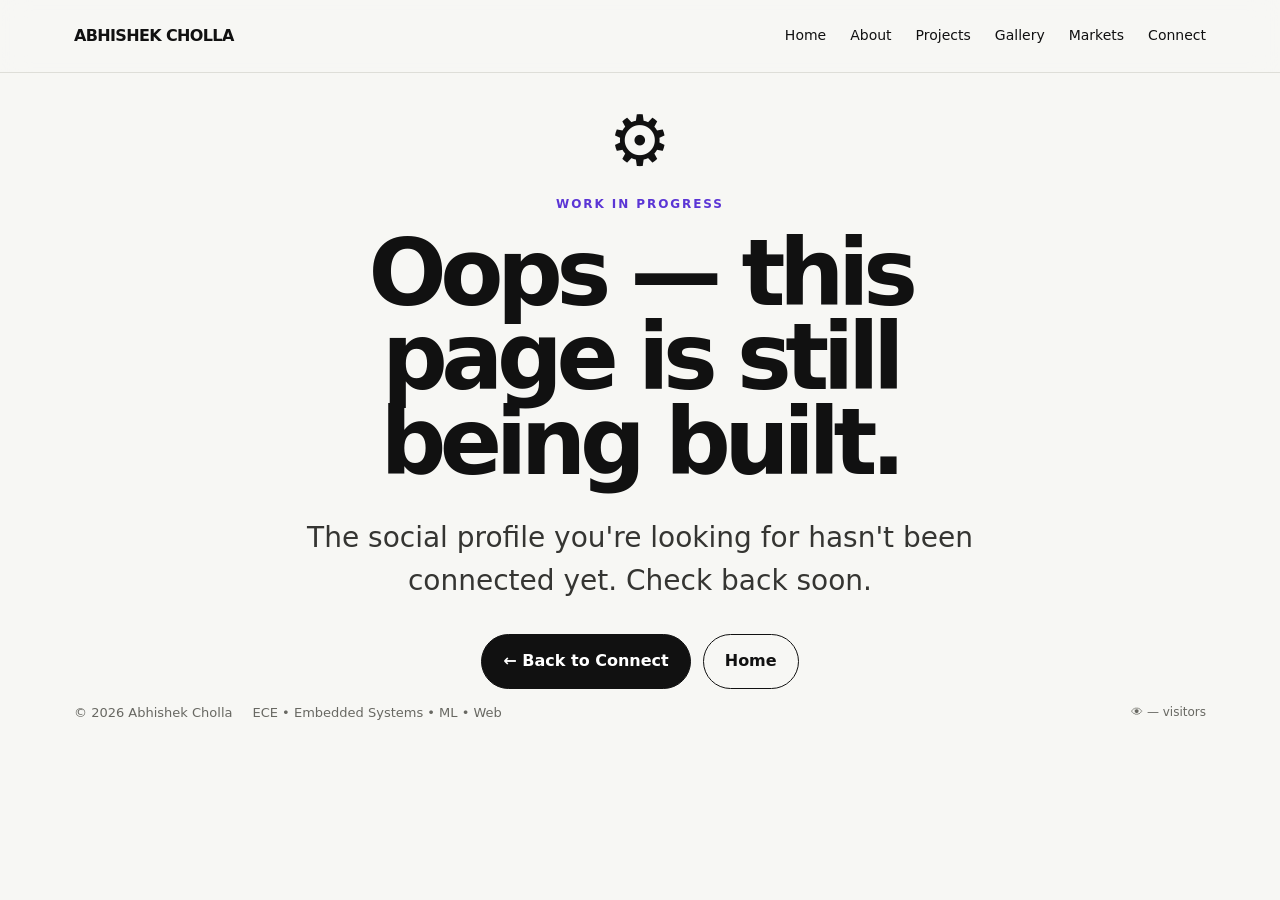
<file: wip.html>
<!doctype html><html lang="en"><head><meta charset="utf-8"><meta name="viewport" content="width=device-width,initial-scale=1"><title>Work in Progress | Abhishek Cholla</title><link rel="stylesheet" href="style.css"></head><body><nav><div class="wrap navin">
<a class="brand" href="index.html">ABHISHEK CHOLLA</a>
<div class="links"><a href="index.html">Home</a><a href="about.html">About</a><a href="projects.html">Projects</a><a href="gallery.html">Gallery</a><a href="markets.html">Markets</a><a href="connect.html">Connect</a></div><button class="menu" aria-label="Menu" onclick="document.querySelector('.links').classList.toggle('mobile')">☰</button>
</div></nav><main class="wrap wip"><div class="wipbox"><span class="emoji">⚙️</span><div class="eyebrow">Work in progress</div><h1 style="font-size:clamp(50px,8vw,92px)">Oops — this page is still being built.</h1><p class="lead" style="margin:auto">The social profile you're looking for hasn't been connected yet. Check back soon.</p><div class="actions" style="justify-content:center"><a class="btn primary" href="connect.html">← Back to Connect</a><a class="btn" href="index.html">Home</a></div></div></main><footer class="wrap"><span>© 2026 Abhishek Cholla</span><span>ECE • Embedded Systems • ML • Web</span><div class="visitor-counter" title="Portfolio visitor count">👁 <span id="visitorCount">—</span> visitors</div>
<script>
(async function(){
  const el=document.getElementById("visitorCount"); if(!el) return;
  try{
    const r=await fetch("https://api.counterapi.dev/v1/abhishek-cholla-portfolio/visits/up");
    const d=await r.json(); el.textContent=(d.count??d.value??"—").toLocaleString();
  }catch(e){el.textContent="—";}
})();
</script></footer></body></html>
</file>
<file: style.css>
:root{--bg:#f7f7f4;--surface:#fff;--ink:#111;--muted:#686862;--line:#deded8;--accent:#5b35d5;--accent2:#e9e2ff;--max:1180px}
*{box-sizing:border-box}html{scroll-behavior:smooth}body{margin:0;background:var(--bg);color:var(--ink);font-family:Inter,ui-sans-serif,system-ui,-apple-system,Segoe UI,Roboto,Arial,sans-serif;line-height:1.55}a{color:inherit}.wrap{max-width:var(--max);margin:auto;padding:0 24px}
nav{position:sticky;top:0;z-index:30;background:rgba(247,247,244,.9);backdrop-filter:blur(14px);border-bottom:1px solid var(--line)}.navin{height:72px;display:flex;align-items:center;justify-content:space-between}.brand{font-weight:850;text-decoration:none;letter-spacing:-.04em}.links{display:flex;gap:24px;align-items:center}.links a{text-decoration:none;font-size:14px}.links a:hover{color:var(--accent)}.pill{background:var(--ink);color:#fff!important;padding:10px 16px;border-radius:999px;font-weight:750}.menu{display:none;border:0;background:none;font-size:25px}
.hero{padding:105px 0 90px}.eyebrow{text-transform:uppercase;letter-spacing:.16em;font-size:12px;font-weight:850;color:var(--accent)}h1{font-size:clamp(54px,8vw,108px);line-height:.92;letter-spacing:-.07em;max-width:1050px;margin:18px 0 30px}.lead{font-size:clamp(20px,2.2vw,28px);max-width:780px;color:#353532}.actions{display:flex;gap:12px;flex-wrap:wrap;margin-top:32px}.btn{display:inline-block;text-decoration:none;border:1px solid var(--ink);padding:14px 21px;border-radius:999px;font-weight:750}.btn.primary{background:var(--ink);color:#fff}
section{padding:80px 0;border-top:1px solid var(--line)}.section-head{display:flex;justify-content:space-between;gap:30px;align-items:end;margin-bottom:40px}.section-head h2{font-size:clamp(36px,5vw,64px);line-height:1;letter-spacing:-.06em;margin:0}.section-head p{max-width:480px;color:var(--muted);margin:0}.grid{display:grid;grid-template-columns:repeat(3,1fr);gap:16px}.card{background:var(--surface);border:1px solid var(--line);padding:28px;min-height:210px}.card h3{margin:0 0 10px;font-size:24px;letter-spacing:-.03em}.card p{color:var(--muted);margin:0}.tag{display:inline-block;font-size:11px;font-weight:850;text-transform:uppercase;letter-spacing:.1em;padding:6px 9px;background:var(--accent2);border-radius:999px;margin-bottom:21px}
.timeline{display:grid;gap:16px}.item{display:grid;grid-template-columns:190px 1fr;gap:30px;background:#fff;border:1px solid var(--line);padding:28px}.date{font-size:13px;color:var(--muted);font-weight:750}.item h3{margin:0 0 4px;font-size:25px;letter-spacing:-.03em}.org{font-weight:750}.item p{color:var(--muted);max-width:820px}
.skills{display:flex;flex-wrap:wrap;gap:10px}.skill{padding:11px 14px;border:1px solid var(--line);background:#fff;border-radius:999px;font-size:14px}.project{background:#111;color:#fff;border-radius:28px;padding:40px;display:grid;grid-template-columns:1.4fr .8fr;gap:35px}.project p{color:#c9c9c9}.project .tag{background:#302652;color:#ddd}.project h3{font-size:clamp(32px,4vw,54px);line-height:1;letter-spacing:-.055em;margin:0}
.contactbox{background:var(--accent);color:#fff;border-radius:30px;padding:55px}.contactbox h2{font-size:clamp(42px,6vw,76px);line-height:.95;letter-spacing:-.06em;margin:0 0 22px}.contactbox p{max-width:650px;color:#eee}.contactbox .btn{border-color:#fff}.contactbox a{color:#fff}
footer{padding:35px 0;color:var(--muted);font-size:13px;display:flex;justify-content:space-between;gap:20px}
.socials{display:grid;grid-template-columns:repeat(3,1fr);gap:18px}.social{position:relative;display:flex;align-items:center;gap:18px;background:#fff;border:1px solid var(--line);border-radius:24px;padding:26px;text-decoration:none;overflow:hidden;transition:.25s;animation:float 4s ease-in-out infinite}.social:nth-child(2){animation-delay:.4s}.social:nth-child(3){animation-delay:.8s}.social:nth-child(4){animation-delay:1.2s}.social:nth-child(5){animation-delay:1.6s}.social:nth-child(6){animation-delay:2s}.social:hover{transform:translateY(-7px);box-shadow:0 18px 40px rgba(0,0,0,.08)}.icon{width:58px;height:58px;border-radius:17px;background:var(--accent2);display:grid;place-items:center;font-size:26px;font-weight:900;flex:none}.social h3{margin:0;font-size:20px}.social p{margin:3px 0 0;color:var(--muted);font-size:13px}.arrow{margin-left:auto;font-size:24px}@keyframes float{0%,100%{transform:translateY(0)}50%{transform:translateY(-4px)}}
.wip{min-height:70vh;display:grid;place-items:center;text-align:center}.wipbox{max-width:760px}.wipbox .emoji{font-size:70px;display:block;animation:spin 4s linear infinite}@keyframes spin{to{transform:rotate(360deg)}}
@media(max-width:800px){.links{display:none}.links.mobile{display:flex;position:absolute;left:0;right:0;top:72px;background:var(--bg);padding:18px 24px;flex-direction:column;align-items:flex-start;border-bottom:1px solid var(--line)}.menu{display:block}.grid,.socials{grid-template-columns:1fr}.item,.project{grid-template-columns:1fr}.hero{padding-top:72px}.section-head{display:block}.section-head p{margin-top:18px}.wrap{padding:0 18px}}

.gallery-grid{display:grid;grid-template-columns:repeat(3,1fr);gap:18px}.gallery-card{background:#fff;border:1px solid var(--line);border-radius:24px;padding:14px;transition:.25s}.gallery-card:hover{transform:translateY(-7px);box-shadow:0 20px 45px rgba(0,0,0,.08)}.gallery-card h3{margin:18px 12px 4px;font-size:23px}.gallery-card p{margin:0 12px 16px;color:var(--muted)}.gallery-art{height:240px;border-radius:18px;background:linear-gradient(135deg,#111,#5b35d5);color:#fff;display:grid;place-items:center;font-size:70px;position:relative;overflow:hidden}.gallery-art:after{content:"";position:absolute;width:180px;height:180px;border:1px solid rgba(255,255,255,.3);border-radius:50%;animation:pulse 4s infinite}.gallery-art span{position:absolute;bottom:15px;left:16px;font-size:11px;text-transform:uppercase;letter-spacing:.15em;font-weight:800}.market-note{margin-top:28px;max-width:850px;padding:16px 18px;border:1px solid var(--line);background:#fff;border-radius:16px;color:var(--muted);font-size:13px}.market-grid{display:grid;grid-template-columns:repeat(3,1fr);gap:18px}.market-panel,.tv-box,.tv-ticker{background:#fff;border:1px solid var(--line);border-radius:22px;padding:16px;overflow:hidden}.market-panel h2{margin:3px 8px 15px;font-size:20px}.chart{height:390px}.tv-box{min-height:600px}.tv-ticker{min-height:62px;padding:8px}.market-hero{padding-bottom:60px}@keyframes pulse{0%,100%{transform:scale(.75);opacity:.2}50%{transform:scale(1.2);opacity:.6}}
@media(max-width:900px){.gallery-grid,.market-grid{grid-template-columns:1fr 1fr}}@media(max-width:600px){.gallery-grid,.market-grid{grid-template-columns:1fr}.gallery-art{height:210px}.chart{height:340px}}

.gallery-grid{display:grid;grid-template-columns:repeat(3,1fr);gap:18px}.gallery-card{background:#fff;border:1px solid var(--line);border-radius:24px;padding:14px;transition:.25s}.gallery-card:hover{transform:translateY(-7px);box-shadow:0 20px 45px rgba(0,0,0,.08)}.gallery-card h3{margin:18px 12px 4px;font-size:23px}.gallery-card p{margin:0 12px 16px;color:var(--muted)}.gallery-art{height:240px;border-radius:18px;background:linear-gradient(135deg,#111,#5b35d5);color:#fff;display:grid;place-items:center;font-size:70px;position:relative;overflow:hidden}.gallery-art span{position:absolute;bottom:15px;left:16px;font-size:11px;text-transform:uppercase;letter-spacing:.15em;font-weight:800}.market-note{margin-top:28px;max-width:850px;padding:16px 18px;border:1px solid var(--line);background:#fff;border-radius:16px;color:var(--muted);font-size:13px}.market-grid{display:grid;grid-template-columns:repeat(3,1fr);gap:18px}.market-panel,.tv-box,.tv-ticker{background:#fff;border:1px solid var(--line);border-radius:22px;padding:16px;overflow:hidden}.market-panel h2{margin:3px 8px 15px;font-size:20px}.chart{height:390px}.tv-box{min-height:600px}.tv-ticker{min-height:62px;padding:8px}.visitor-counter{font-size:12px;color:var(--muted);margin-left:auto}@media(max-width:900px){.gallery-grid,.market-grid{grid-template-columns:1fr 1fr}}@media(max-width:600px){.gallery-grid,.market-grid{grid-template-columns:1fr}.gallery-art{height:210px}.chart{height:340px}}
</file>
